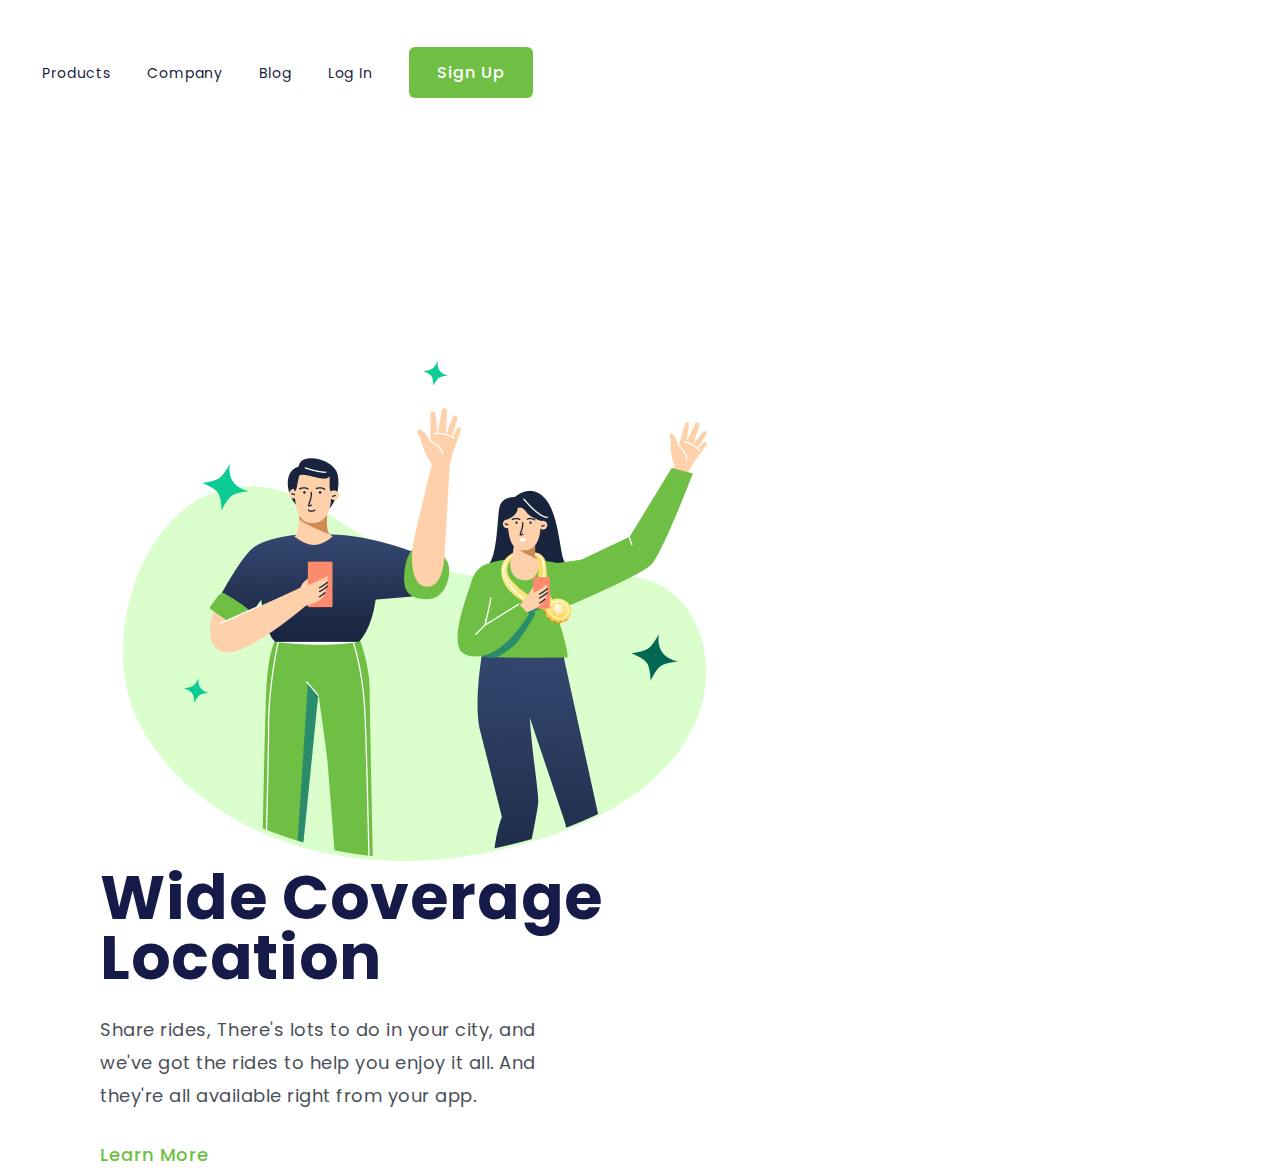
<file: index.html>
<!DOCTYPE html>
<html lang="pt-br">

<head>
    <meta charset="UTF-8">
    <meta http-equiv="X-UA-Compatible" content="IE-edge">
    <meta name="viewport" content="width=device-width, initial-scale=1.0">
    <link rel="stylesheet" href="./styles2.css">
    <link rel="preconnect" href="https://fonts.googleapis.com">
    <link rel="preconnect" href="https://fonts.gstatic.com" crossorigin>
    <link
        href="https://fonts.googleapis.com/css2?family=Montserrat:wght@100..900&family=Poppins:wght@400;500;700&family=Roboto:wght@400;700&display=swap"
        rel="stylesheet">
    <title>2ª projeto</title>
</head>

<body>
    <header>
        <a class="link-header">Products</a>
        <a class="link-header">Company</a>
        <a class="link-header">Blog</a>
        <a class="link-header">Log In</a>
        <button id="button-sign-up">Sign Up</button>
    </header>
    <main>
        <img src="./ride.png" alt="wide-coverage-location-logo" id="logo-image">

        <section>
            <h1>Wide Coverage Location</h1>
            <p> Share rides, There's lots to do in your city, and we've got the rides to help you enjoy it all. And
                they're all available right from your app.</p>
            <button class="button-learn-more">Learn More</button>
        </section>
    </main>
</body>

</html>
</file>
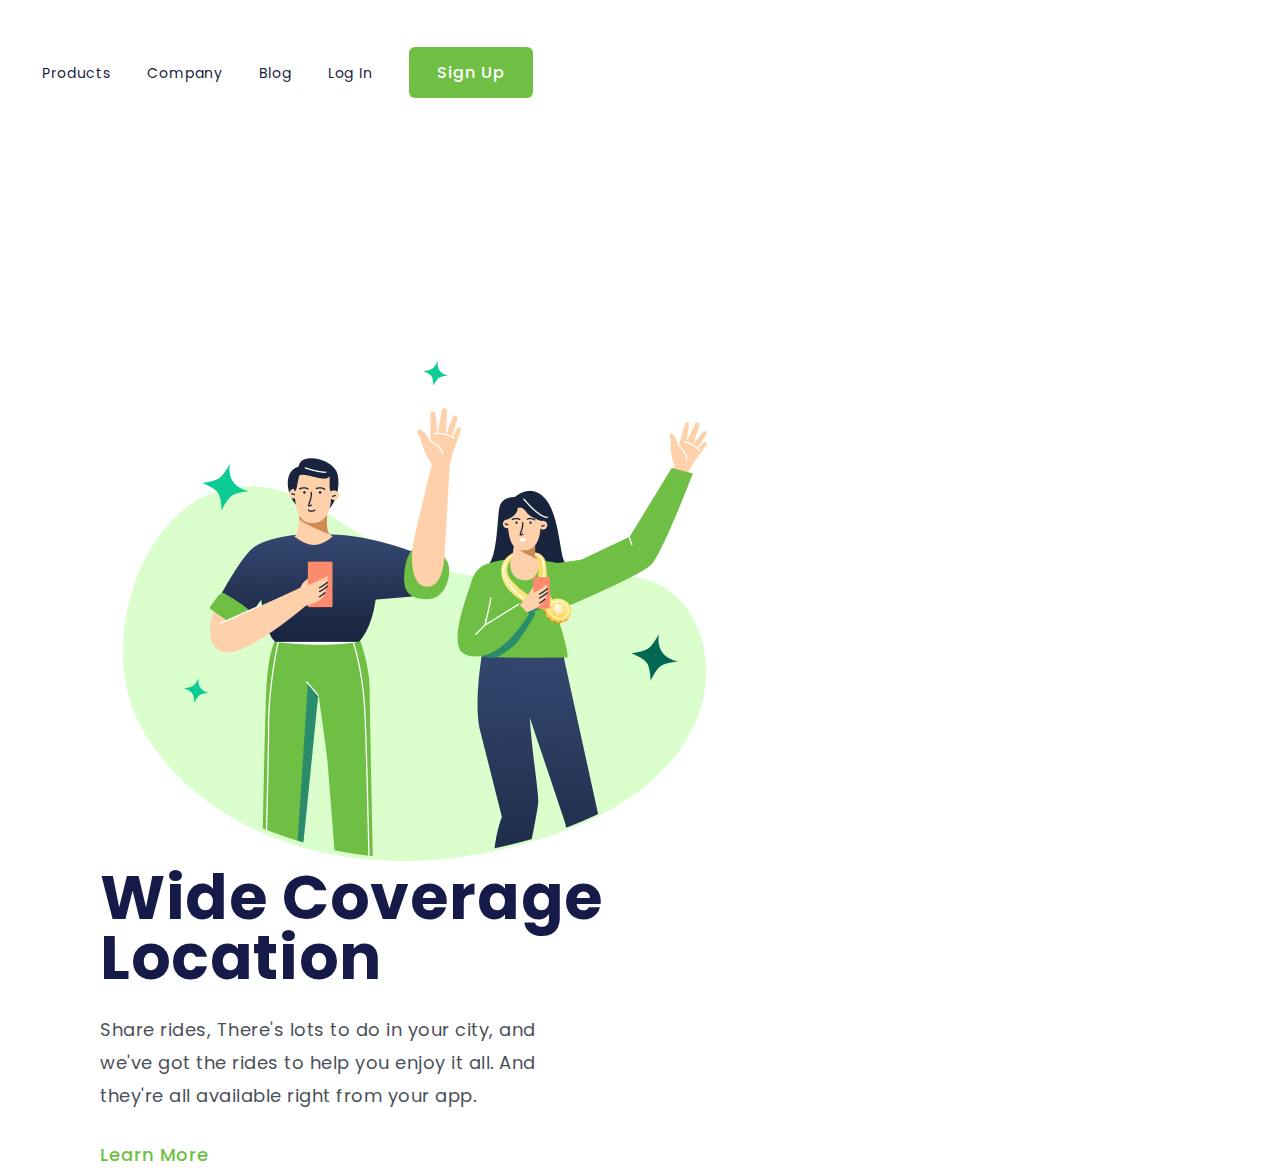
<file: index2.html>
<!DOCTYPE html>
<html lang="pt-br">

<head>
    <meta charset="UTF-8">
    <meta http-equiv="X-UA-Compatible" content="IE-edge">
    <meta name="viewport" content="width=device-width, initial-scale=1.0">
    <link rel="stylesheet" href="./styles2.css">
    <link rel="preconnect" href="https://fonts.googleapis.com">
    <link rel="preconnect" href="https://fonts.gstatic.com" crossorigin>
    <link
        href="https://fonts.googleapis.com/css2?family=Montserrat:wght@100..900&family=Poppins:wght@400;500;700&family=Roboto:wght@400;700&display=swap"
        rel="stylesheet">
    <title>2ª projeto</title>
</head>

<body>
    <header>
        <a class="link-header">Products</a>
        <a class="link-header">Company</a>
        <a class="link-header">Blog</a>
        <a class="link-header">Log In</a>
        <button id="button-sign-up">Sign Up</button>
    </header>
    <main>
        <img src="./ride.png" alt="wide-coverage-location-logo" id="logo-image">

        <section>
            <h1>Wide Coverage Location</h1>
            <p> Share rides, There's lots to do in your city, and we've got the rides to help you enjoy it all. And
                they're all available right from your app.</p>
            <button class="button-learn-more">Learn More</button>
        </section>
    </main>
</body>

</html>
</file>
<file: styles2.css>
* {
    font-family: "Poppins", serif;
    margin: 0;
    padding: 0;
    box-sizing: border-box;
}


header {
    margin: 47px 32px 100px 42px;

}

.link-header {
    font-size: 14px;
    font-weight: 400;
    line-height: 21px;
    color: #17233D;
    cursor: pointer;
    margin-right: 32px;
    text-align: center;
    letter-spacing: 0.875px;
}

#button-sign-up {
    background: #6fbf44;
    border-radius: 6px;
    border: none;
    width: 124px;
    height: 51px;
    font-size: 16px;
    font-weight: 500;
    line-height: 24px;
    letter-spacing: 1px;
    color: #FFF;
    cursor: pointer;
}

#logo-image {
    margin: 163px 0 0 123px;
}

section {
    display: inline-block;
    text-align: left;
}

h1 {
    margin-left: 100px;
    width: 582px;
    height: 125px;
    font-size: 62px;
    font-weight: 700;
    line-height: 60px;
    letter-spacing: 0.596px;
    color: #161A49;
    text-align: left;
    margin-bottom: 20px;
}

p {
    margin-left: 100px;
    width: 493px;
    font-size: 18px;
    font-weight: 400;
    line-height: 33px;
    letter-spacing: 0.5px;
    color: #4B505A;
    text-align: left;
    margin-bottom: 30px;
}

.button-learn-more {
    margin-left: 100px;
    border: none;
    background: none;
    font-size: 18px;
    font-weight: 500;
    line-height: 25px;
    letter-spacing: 1px;
    color: #6FBF44;
    cursor: pointer;
}
</file>
